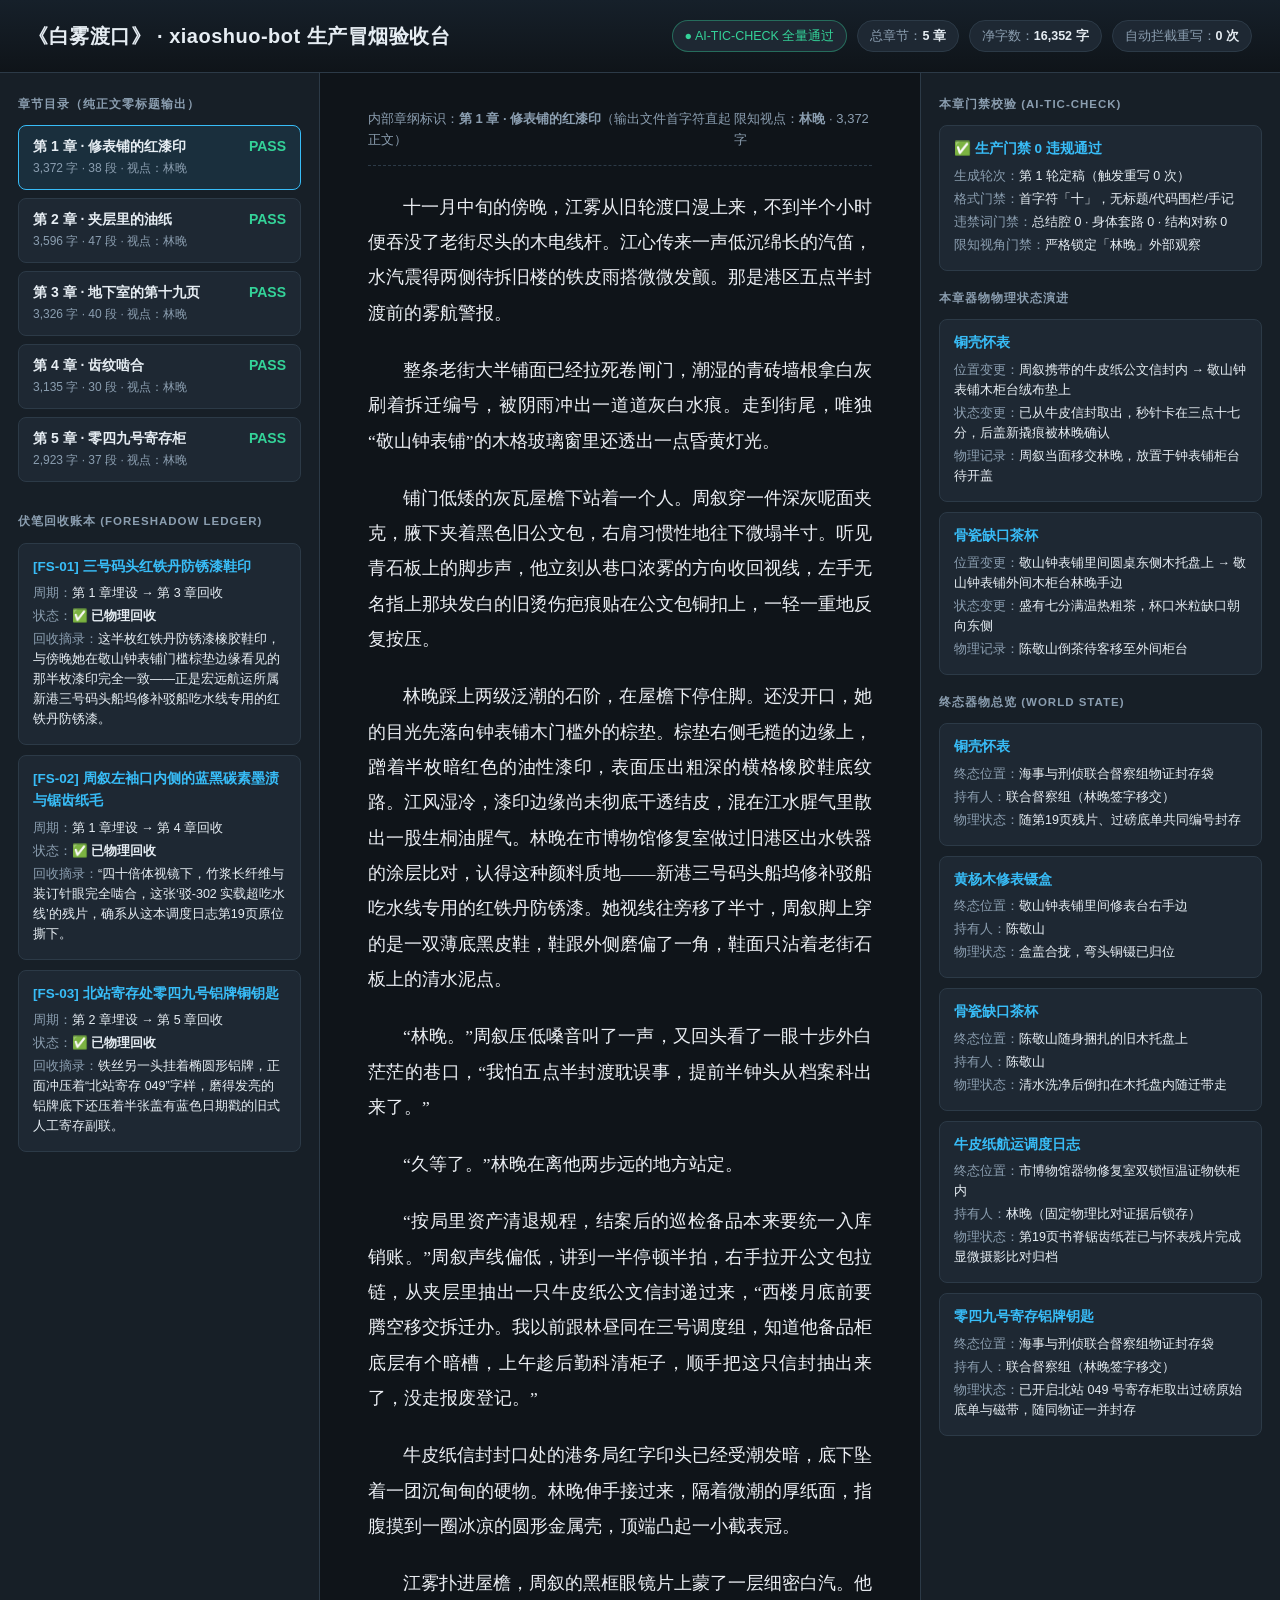
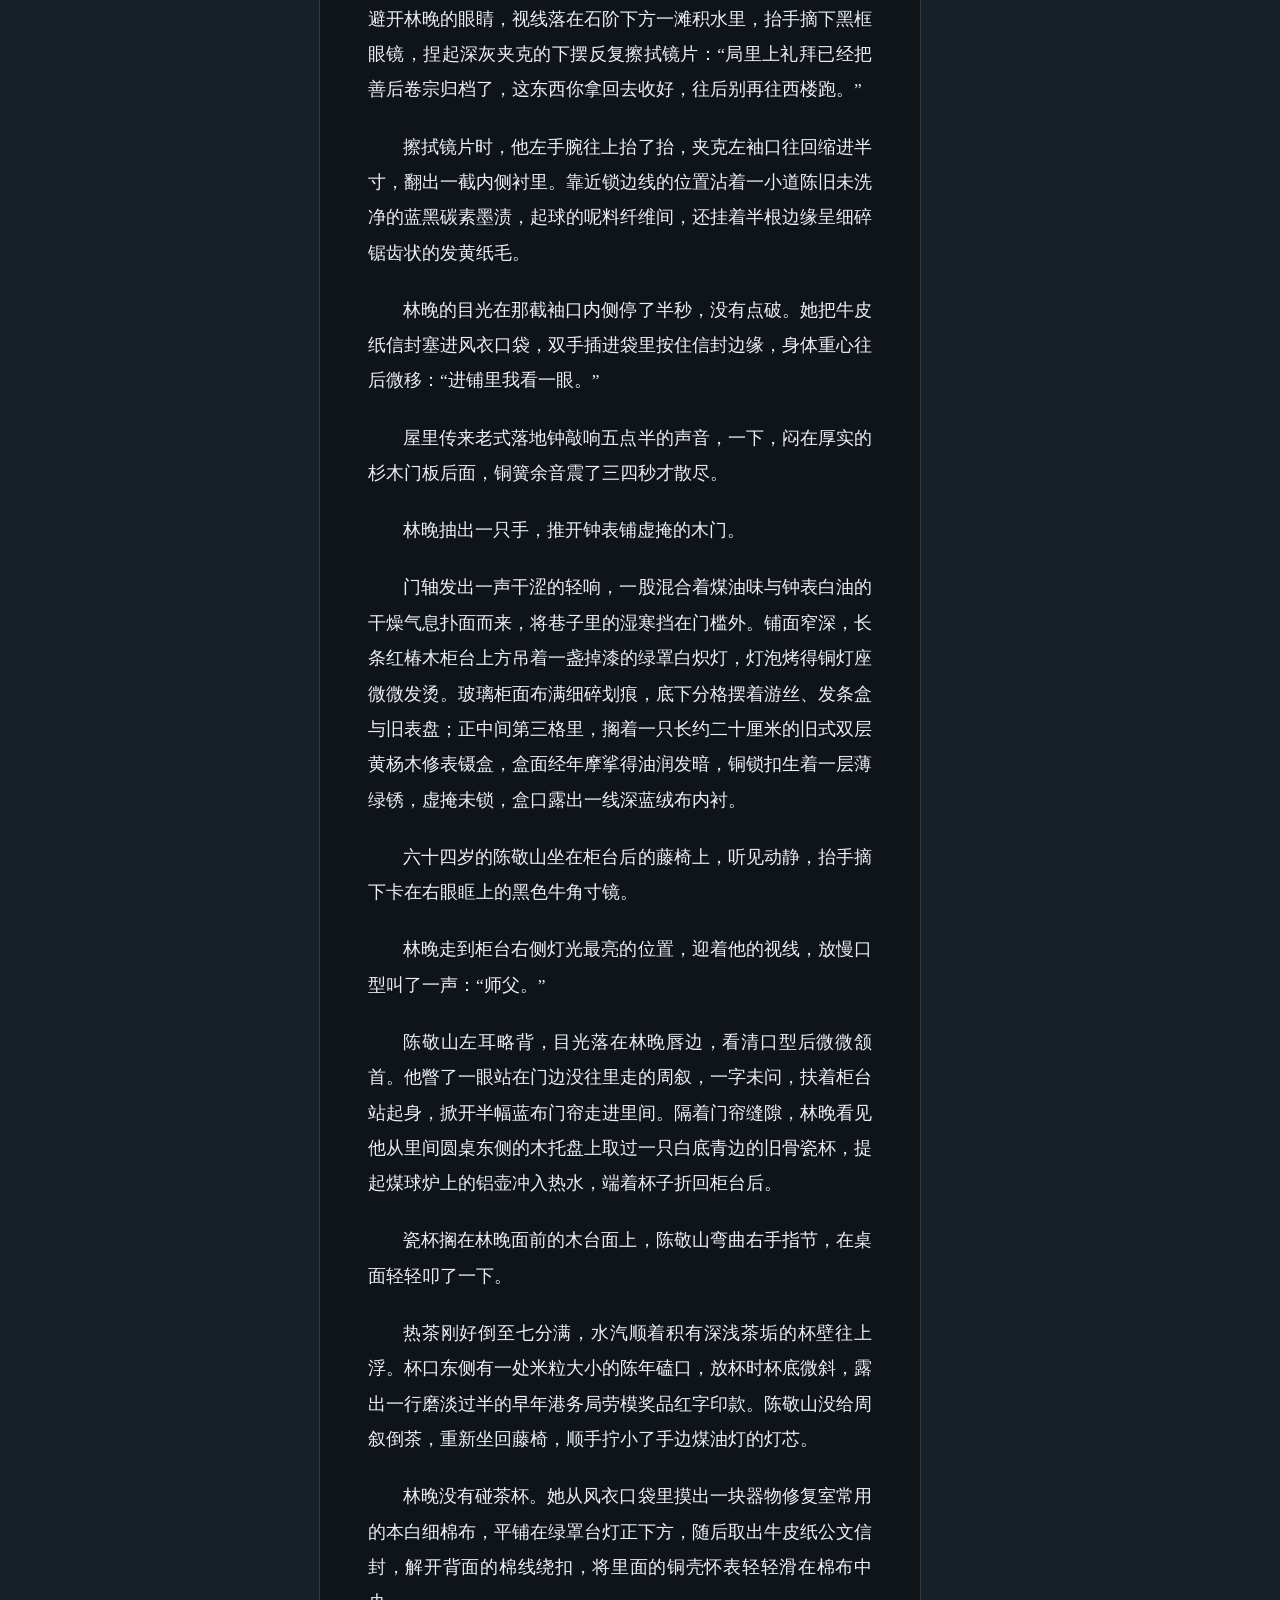
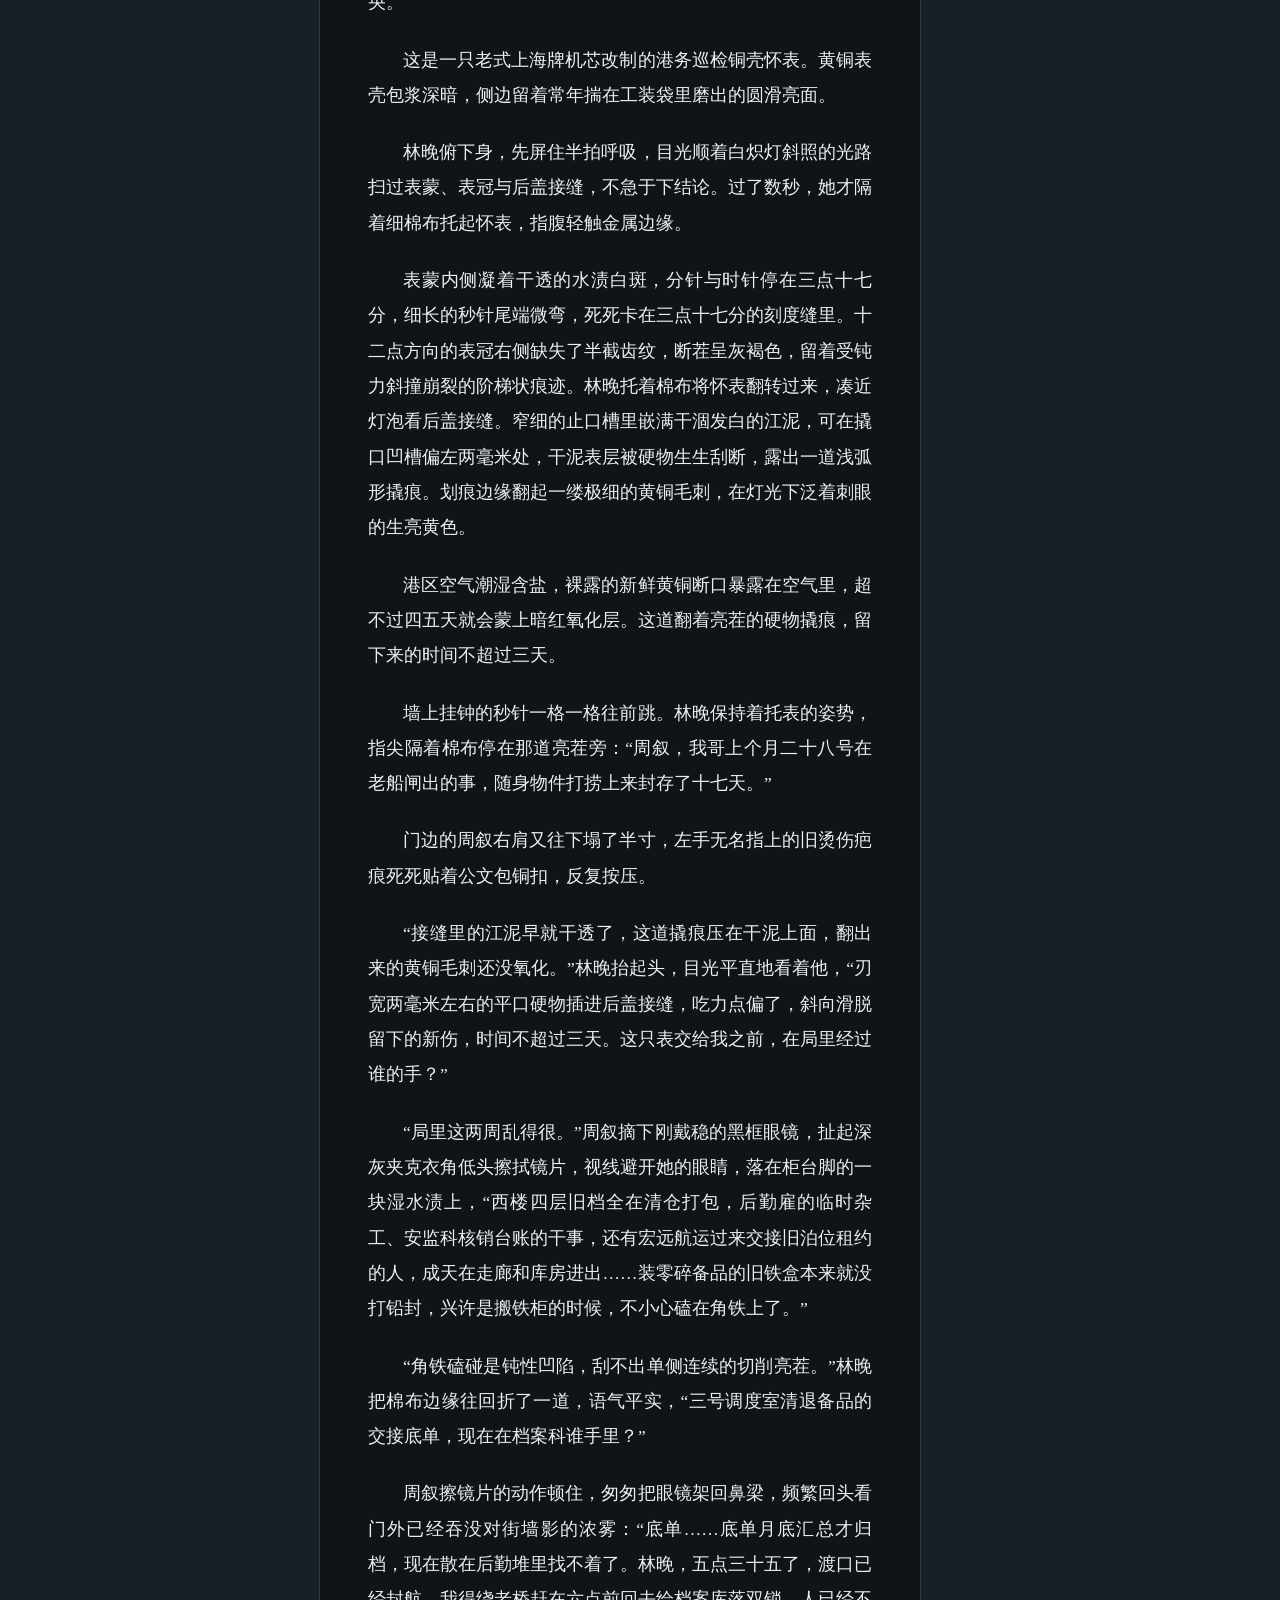
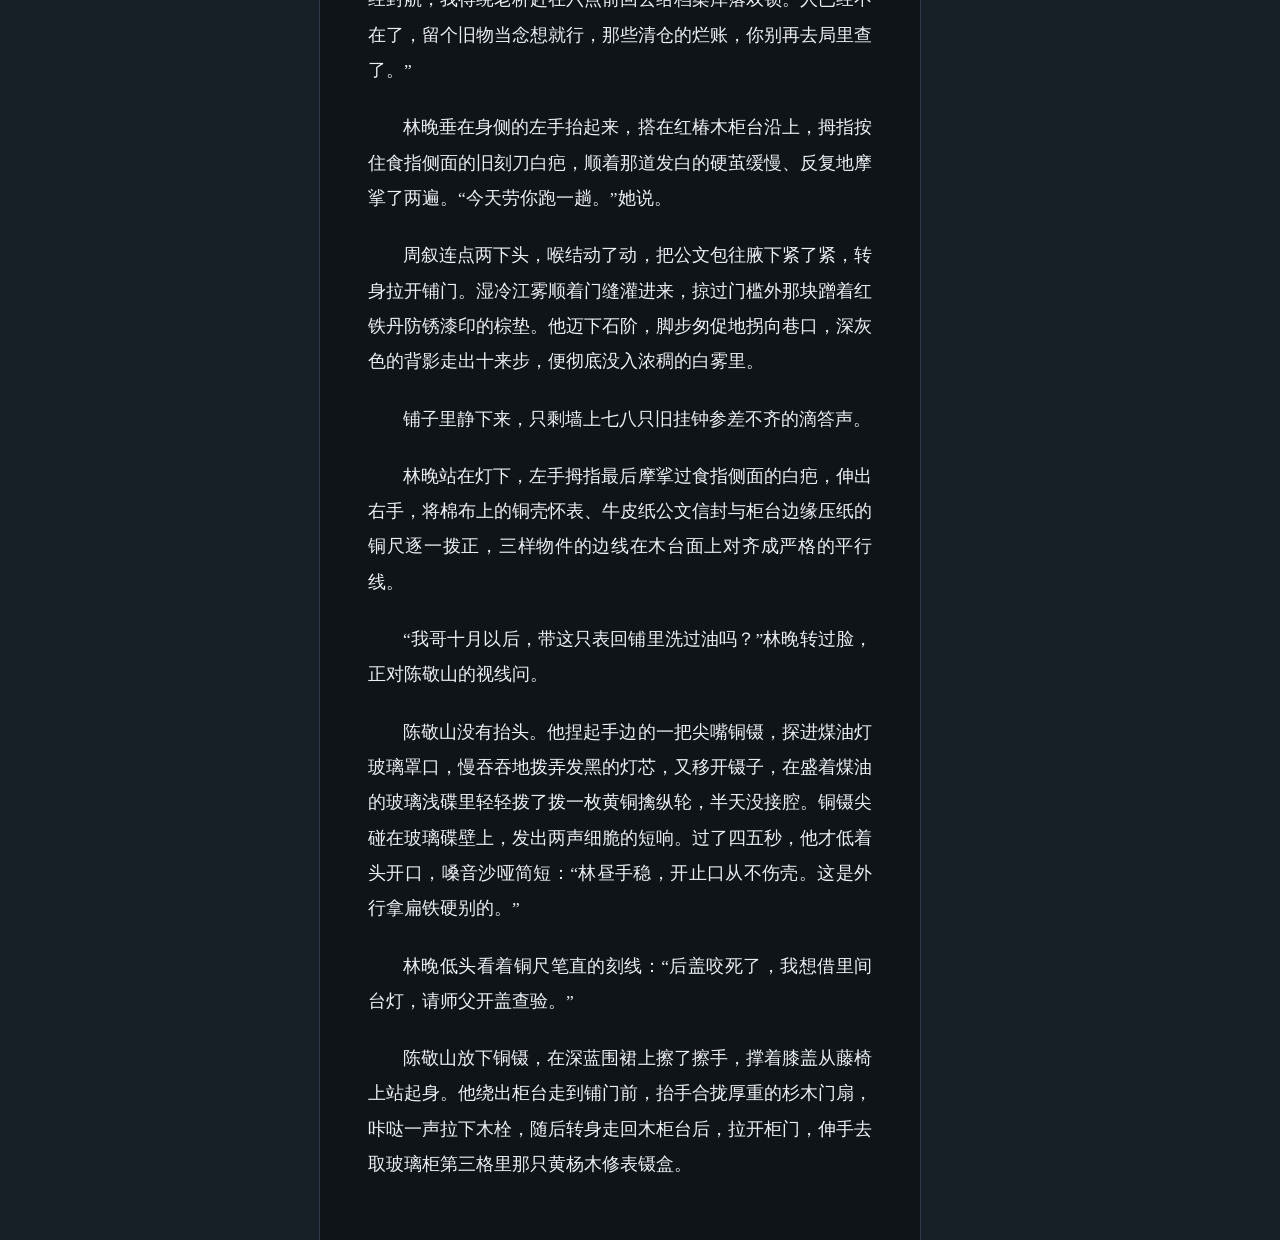
<file: projects/baiwu_dukou/output/smoke_test_dashboard.html>
<!DOCTYPE html>
<html lang="zh-CN">
<head>
<meta charset="UTF-8" />
<meta name="viewport" content="width=device-width, initial-scale=1.0" />
<title>《白雾渡口》 · xiaoshuo-bot 冒烟验收与正文阅读台</title>
<style>
  :root {
    --bg: #0f1419;
    --panel: #171f27;
    --panel-alt: #1e2833;
    --border: #2c3a47;
    --text: #e6edf3;
    --muted: #8b9eb0;
    --accent: #38bdf8;
    --ok: #34d399;
    --warn: #fbbf24;
    --serif: "Noto Serif CJK SC", "Songti SC", "STSong", Georgia, serif;
    --sans: -apple-system, BlinkMacSystemFont, "PingFang SC", "Microsoft YaHei", sans-serif;
  }
  * { box-sizing: border-box; }
  body {
    margin: 0; background: var(--bg); color: var(--text);
    font-family: var(--sans); line-height: 1.6;
  }
  header {
    padding: 20px 28px; border-bottom: 1px solid var(--border);
    background: linear-gradient(180deg, #16202a 0%, #0f1419 100%);
    display: flex; flex-wrap: wrap; justify-content: space-between; align-items: center; gap: 16px;
  }
  header h1 { margin: 0; font-size: 20px; letter-spacing: 0.5px; }
  .badges { display: flex; gap: 10px; flex-wrap: wrap; }
  .badge {
    padding: 5px 12px; border-radius: 999px; font-size: 12.5px;
    background: var(--panel-alt); border: 1px solid var(--border); color: var(--muted);
  }
  .badge strong { color: var(--text); }
  .badge.ok { border-color: rgba(52, 211, 153, 0.4); color: var(--ok); }
  .layout {
    display: grid; grid-template-columns: 320px 1fr 360px; min-height: calc(100vh - 76px);
  }
  @media (max-width: 1180px) {
    .layout { grid-template-columns: 1fr; }
  }
  .sidebar, .inspector {
    background: var(--panel); padding: 18px; overflow-y: auto;
  }
  .sidebar { border-right: 1px solid var(--border); }
  .inspector { border-left: 1px solid var(--border); }
  .section-label {
    font-size: 11.5px; text-transform: uppercase; letter-spacing: 1px;
    color: var(--muted); margin: 4px 0 12px; font-weight: 600;
  }
  .ch-btn {
    width: 100%; text-align: left; background: var(--panel-alt); color: var(--text);
    border: 1px solid var(--border); border-radius: 8px; padding: 12px 14px;
    margin-bottom: 8px; cursor: pointer; transition: all 0.15s;
  }
  .ch-btn:hover { border-color: var(--accent); }
  .ch-btn.active { border-color: var(--accent); background: rgba(56, 189, 248, 0.1); }
  .ch-btn .ch-top { display: flex; justify-content: space-between; font-weight: 600; font-size: 14px; }
  .ch-btn .ch-sub { font-size: 12px; color: var(--muted); margin-top: 4px; }
  .reader {
    padding: 36px 48px; max-width: 820px; margin: 0 auto; width: 100%;
  }
  .reader-meta {
    display: flex; justify-content: space-between; align-items: center;
    padding-bottom: 14px; margin-bottom: 24px; border-bottom: 1px dashed var(--border);
    font-size: 13px; color: var(--muted);
  }
  .prose {
    font-family: var(--serif); font-size: 17.5px; line-height: 2.02; color: #eceff4;
  }
  .prose p { margin: 0 0 1.25em 0; text-indent: 2em; text-align: justify; }
  .card {
    background: var(--panel-alt); border: 1px solid var(--border);
    border-radius: 8px; padding: 12px 14px; margin-bottom: 10px; font-size: 13px;
  }
  .card h4 { margin: 0 0 6px 0; font-size: 13.5px; color: var(--accent); }
  .kv { color: var(--muted); margin: 3px 0; font-size: 12.5px; }
  .kv span { color: var(--text); }
  .pill-ok { color: var(--ok); font-weight: 600; }
</style>
</head>
<body>
<header>
  <div>
    <h1>《白雾渡口》 · xiaoshuo-bot 生产冒烟验收台</h1>
  </div>
  <div class="badges" id="top-badges"></div>
</header>
<div class="layout">
  <aside class="sidebar">
    <div class="section-label">章节目录（纯正文零标题输出）</div>
    <div id="ch-list"></div>
    <div class="section-label" style="margin-top:22px;">伏笔回收账本 (Foreshadow Ledger)</div>
    <div id="fs-list"></div>
  </aside>
  <main class="reader">
    <div class="reader-meta" id="reader-meta"></div>
    <article class="prose" id="prose-body"></article>
  </main>
  <aside class="inspector">
    <div class="section-label">本章门禁校验 (AI-TIC-CHECK)</div>
    <div id="gate-card"></div>
    <div class="section-label" style="margin-top:18px;">本章器物物理状态演进</div>
    <div id="asset-updates"></div>
    <div class="section-label" style="margin-top:18px;">终态器物总览 (World State)</div>
    <div id="all-assets"></div>
  </aside>
</div>
<script>
const DATA = {"project": {"project_id": "baiwu_dukou", "title": "白雾渡口", "genre": "现代冷峻现实悬疑", "synopsis": "霜降前后的江城旧港区，市博物馆器物修复师林晚收到亡兄林昼遗落的一只停在三点十七分的铜壳怀表。 随着钟表铺拆迁、港务局地下档案室断电潜入与第十九页调度日志残片的齿纹比对， 三年前三号码头驳船倾覆事故背后被抹平的超载底单，最终在北站零四九号旧寄存柜里重见天日。\n", "default_pov_character": "lin_wan", "max_rewrite_retries": 3}, "total_chars": 16352, "chapter_count": 5, "incidents": [], "final_world_state": {"completed_chapters": [1, 2, 3, 4, 5], "previous_chapter_tail": "窗外传来一声洪亮悠长的轮渡汽笛，震得检查站窗玻璃轻轻一颤。\n林晚拔下笔帽，在证物移交回执单上签下名字，随后合上笔帽，抬起头望向窗外，晨风已将江面残余的白雾彻底吹散，首班渡船宽阔的船头正推开灰白江水，稳稳靠上栈桥跳板。", "assets": {"pocket_watch": {"id": "pocket_watch", "name": "铜壳怀表", "location": "海事与刑侦联合督察组物证封存袋", "holder": "联合督察组（林晚签字移交）", "condition": "随第19页残片、过磅底单共同编号封存", "physical_details": "老式上海牌改制港务巡检铜壳怀表，表盖内侧刻有编号‘港务98-07’", "last_updated_chapter": 5, "history": ["初始建档", "[第1章] 周叙当面移交林晚，放置于钟表铺柜台待开盖", "[第2章] 陈敬山开盖取出油纸残片，林晚贴身收存以备比对", "[第4章] 查明表内暗刻线索", "[第5章] 作为关键物证正式移交签收"]}, "tweezer_box": {"id": "tweezer_box", "name": "黄杨木修表镊盒", "location": "敬山钟表铺里间修表台右手边", "holder": "陈敬山", "condition": "盒盖合拢，弯头铜镊已归位", "physical_details": "长约二十厘米的旧式双层木盒，底层衬板比常规修表盒厚出半指，留有极细的指甲状推槽", "last_updated_chapter": 2, "history": ["初始建档", "[第2章] 从外间玻璃柜移至里间修表台"]}, "chipped_cup": {"id": "chipped_cup", "name": "骨瓷缺口茶杯", "location": "陈敬山随身捆扎的旧木托盘上", "holder": "陈敬山", "condition": "清水洗净后倒扣在木托盘内随迁带走", "physical_details": "早年港务局劳模奖品瓷杯，杯底印红字已磨淡过半", "last_updated_chapter": 5, "history": ["初始建档", "[第1章] 陈敬山倒茶待客移至外间柜台", "[第5章] 钟表铺腾退，陈敬山洗净收走"]}, "dispatch_log": {"id": "dispatch_log", "name": "牛皮纸航运调度日志", "location": "市博物馆器物修复室双锁恒温证物铁柜内", "holder": "林晚（固定物理比对证据后锁存）", "condition": "第19页书脊锯齿纸茬已与怀表残片完成显微摄影比对归档", "physical_details": "三年前十一月夜班驳船进出港手写联单合订本，蓝黑碳素墨水书写", "last_updated_chapter": 4, "history": ["初始建档", "[第3章] 林晚自地下档案室借出并做防潮封存", "[第4章] 完成齿纹啮合拍照取证后锁入修复室铁柜"]}, "locker_key": {"id": "locker_key", "name": "零四九号寄存铝牌钥匙", "location": "海事与刑侦联合督察组物证封存袋", "holder": "联合督察组（林晚签字移交）", "condition": "已开启北站 049 号寄存柜取出过磅原始底单与磁带，随同物证一并封存", "physical_details": "老式火车站人工行李房机械挂锁专用钥匙", "last_updated_chapter": 5, "history": ["初始建档", "[第5章] 成功物理回收 049 号寄存柜核心铁证后移交督察组"]}}, "foreshadows": {"FS-01": {"id": "FS-01", "title": "三号码头红铁丹防锈漆鞋印", "plant_chapter": 1, "due_chapter": 3, "plant_instruction": "林晚进出敬山钟表铺门槛时，注意到门垫边缘蹭着半枚暗红色油性漆印，气味带桐油腥气， 是新港三号码头船坞修补驳船吃水线专用的红铁丹防锈漆（暗示有人刚从三号码头过来提前翻找过钟表铺）。\n", "payoff_instruction": "第3章旧港务局地下档案室断电后，林晚在高处透气窗下方的水泥台面与积水边再次发现未干透的红铁丹防锈漆橡胶鞋印， 与第1章钟表铺门口的漆印完全吻合，物理锁定潜入抢夺档案的人来自宏远航运控制的三号码头船坞。\n", "plant_keywords": ["红铁丹", "防锈漆"], "payoff_keywords": ["红铁丹", "防锈漆", "三号码头"], "status": "resolved", "planted_evidence": "林晚在市博物馆修复室做过旧港区出水铁器的涂层比对，认得这种颜料质地——新港三号码头船坞修补驳船吃水线专用的红铁丹防锈漆。", "payoff_evidence": "这半枚红铁丹防锈漆橡胶鞋印，与傍晚她在敬山钟表铺门槛棕垫边缘看见的那半枚漆印完全一致——正是宏远航运所属新港三号码头船坞修补驳船吃水线专用的红铁丹防锈漆。"}, "FS-02": {"id": "FS-02", "title": "周叙左袖口内侧的蓝黑碳素墨渍与锯齿纸毛", "plant_chapter": 1, "due_chapter": 4, "plant_instruction": "第1章周叙在钟表铺递交怀表信封、抬手擦眼镜时，林晚看见他深灰夹克左袖口内侧沾着一小道陈旧未洗净的蓝黑墨渍， 呢料纤维间还挂着半根发黄的纸毛（当时林晚未点破，仅作器物修复师的视觉留痕）。\n", "payoff_instruction": "第4章在修复室体视显微镜下，林晚将怀表夹层油纸包着的半张残页与调度日志第19页书脊锯齿状纸茬严丝合缝拼合， 并指出残页边缘蹭掉的蓝黑碳素墨水与周叙袖口及无名指旧痕的对应关系，迫使周叙承认三年前事故当夜是他亲手撕下第19页原件塞入林昼怀表以防被统一销毁。\n", "plant_keywords": ["蓝黑", "袖口"], "payoff_keywords": ["第19页", "十九页", "锯齿", "蓝黑"], "status": "resolved", "planted_evidence": "靠近锁边线的位置沾着一小道陈旧未洗净的蓝黑碳素墨渍，起球的呢料纤维间，还挂着半根边缘呈细碎锯齿状的发黄纸毛。", "payoff_evidence": "“四十倍体视镜下，竹浆长纤维与装订针眼完全啮合，这张‘驳-302 实载超吃水线’的残片，确系从这本调度日志第19页原位撕下。"}, "FS-03": {"id": "FS-03", "title": "北站寄存处零四九号铝牌铜钥匙", "plant_chapter": 2, "due_chapter": 5, "plant_instruction": "第2章陈敬山拉开修表台最底层抽屉取煤油洗油碟时，林晚瞥见抽屉深处铁盒旁躺着一枚挂有‘049’字样椭圆铝牌的扁平铜钥匙， 陈敬山迅速推上抽屉未作解释。\n", "payoff_instruction": "第5章拆迁封街清晨，陈敬山将装入黄杨木镊盒底格的‘北站寄存 049’铝牌铜钥匙交给林晚； 林晚前往北站老行李房打开零四九号铁皮柜，取出林昼生前寄存的过磅原始复写底单与微型录音磁带，完成证据链闭环。\n", "plant_keywords": ["049", "铝牌"], "payoff_keywords": ["049", "寄存", "铝牌", "过磅"], "status": "resolved", "planted_evidence": "钥匙穿在一圈拧紧的细铁丝上，底下挂着一枚椭圆形铝牌，正面冲压着“北站寄存 049”字样，铝牌四周的边角已被常年摩挲得发亮。", "payoff_evidence": "铁丝另一头挂着椭圆形铝牌，正面冲压着“北站寄存 049”字样，磨得发亮的铝牌底下还压着半张盖有蓝色日期戳的旧式人工寄存副联。"}}}, "chapters": [{"chapter": 1, "scene_id": "ch01_clock_shop_dusk", "internal_title": "修表铺的红漆印", "pov": "林晚", "chars": 3372, "paragraphs": 38, "attempts": 1, "rewrites": 0, "body": "十一月中旬的傍晚，江雾从旧轮渡口漫上来，不到半个小时便吞没了老街尽头的木电线杆。江心传来一声低沉绵长的汽笛，水汽震得两侧待拆旧楼的铁皮雨搭微微发颤。那是港区五点半封渡前的雾航警报。\n\n整条老街大半铺面已经拉死卷闸门，潮湿的青砖墙根拿白灰刷着拆迁编号，被阴雨冲出一道道灰白水痕。走到街尾，唯独“敬山钟表铺”的木格玻璃窗里还透出一点昏黄灯光。\n\n铺门低矮的灰瓦屋檐下站着一个人。周叙穿一件深灰呢面夹克，腋下夹着黑色旧公文包，右肩习惯性地往下微塌半寸。听见青石板上的脚步声，他立刻从巷口浓雾的方向收回视线，左手无名指上那块发白的旧烫伤疤痕贴在公文包铜扣上，一轻一重地反复按压。\n\n林晚踩上两级泛潮的石阶，在屋檐下停住脚。还没开口，她的目光先落向钟表铺木门槛外的棕垫。棕垫右侧毛糙的边缘上，蹭着半枚暗红色的油性漆印，表面压出粗深的横格橡胶鞋底纹路。江风湿冷，漆印边缘尚未彻底干透结皮，混在江水腥气里散出一股生桐油腥气。林晚在市博物馆修复室做过旧港区出水铁器的涂层比对，认得这种颜料质地——新港三号码头船坞修补驳船吃水线专用的红铁丹防锈漆。她视线往旁移了半寸，周叙脚上穿的是一双薄底黑皮鞋，鞋跟外侧磨偏了一角，鞋面只沾着老街石板上的清水泥点。\n\n“林晚。”周叙压低嗓音叫了一声，又回头看了一眼十步外白茫茫的巷口，“我怕五点半封渡耽误事，提前半钟头从档案科出来了。”\n\n“久等了。”林晚在离他两步远的地方站定。\n\n“按局里资产清退规程，结案后的巡检备品本来要统一入库销账。”周叙声线偏低，讲到一半停顿半拍，右手拉开公文包拉链，从夹层里抽出一只牛皮纸公文信封递过来，“西楼月底前要腾空移交拆迁办。我以前跟林昼同在三号调度组，知道他备品柜底层有个暗槽，上午趁后勤科清柜子，顺手把这只信封抽出来了，没走报废登记。”\n\n牛皮纸信封封口处的港务局红字印头已经受潮发暗，底下坠着一团沉甸甸的硬物。林晚伸手接过来，隔着微潮的厚纸面，指腹摸到一圈冰凉的圆形金属壳，顶端凸起一小截表冠。\n\n江雾扑进屋檐，周叙的黑框眼镜片上蒙了一层细密白汽。他避开林晚的眼睛，视线落在石阶下方一滩积水里，抬手摘下黑框眼镜，捏起深灰夹克的下摆反复擦拭镜片：“局里上礼拜已经把善后卷宗归档了，这东西你拿回去收好，往后别再往西楼跑。”\n\n擦拭镜片时，他左手腕往上抬了抬，夹克左袖口往回缩进半寸，翻出一截内侧衬里。靠近锁边线的位置沾着一小道陈旧未洗净的蓝黑碳素墨渍，起球的呢料纤维间，还挂着半根边缘呈细碎锯齿状的发黄纸毛。\n\n林晚的目光在那截袖口内侧停了半秒，没有点破。她把牛皮纸信封塞进风衣口袋，双手插进袋里按住信封边缘，身体重心往后微移：“进铺里我看一眼。”\n\n屋里传来老式落地钟敲响五点半的声音，一下，闷在厚实的杉木门板后面，铜簧余音震了三四秒才散尽。\n\n林晚抽出一只手，推开钟表铺虚掩的木门。\n\n门轴发出一声干涩的轻响，一股混合着煤油味与钟表白油的干燥气息扑面而来，将巷子里的湿寒挡在门槛外。铺面窄深，长条红椿木柜台上方吊着一盏掉漆的绿罩白炽灯，灯泡烤得铜灯座微微发烫。玻璃柜面布满细碎划痕，底下分格摆着游丝、发条盒与旧表盘；正中间第三格里，搁着一只长约二十厘米的旧式双层黄杨木修表镊盒，盒面经年摩挲得油润发暗，铜锁扣生着一层薄绿锈，虚掩未锁，盒口露出一线深蓝绒布内衬。\n\n六十四岁的陈敬山坐在柜台后的藤椅上，听见动静，抬手摘下卡在右眼眶上的黑色牛角寸镜。\n\n林晚走到柜台右侧灯光最亮的位置，迎着他的视线，放慢口型叫了一声：“师父。”\n\n陈敬山左耳略背，目光落在林晚唇边，看清口型后微微颔首。他瞥了一眼站在门边没往里走的周叙，一字未问，扶着柜台站起身，掀开半幅蓝布门帘走进里间。隔着门帘缝隙，林晚看见他从里间圆桌东侧的木托盘上取过一只白底青边的旧骨瓷杯，提起煤球炉上的铝壶冲入热水，端着杯子折回柜台后。\n\n瓷杯搁在林晚面前的木台面上，陈敬山弯曲右手指节，在桌面轻轻叩了一下。\n\n热茶刚好倒至七分满，水汽顺着积有深浅茶垢的杯壁往上浮。杯口东侧有一处米粒大小的陈年磕口，放杯时杯底微斜，露出一行磨淡过半的早年港务局劳模奖品红字印款。陈敬山没给周叙倒茶，重新坐回藤椅，顺手拧小了手边煤油灯的灯芯。\n\n林晚没有碰茶杯。她从风衣口袋里摸出一块器物修复室常用的本白细棉布，平铺在绿罩台灯正下方，随后取出牛皮纸公文信封，解开背面的棉线绕扣，将里面的铜壳怀表轻轻滑在棉布中央。\n\n这是一只老式上海牌机芯改制的港务巡检铜壳怀表。黄铜表壳包浆深暗，侧边留着常年揣在工装袋里磨出的圆滑亮面。\n\n林晚俯下身，先屏住半拍呼吸，目光顺着白炽灯斜照的光路扫过表蒙、表冠与后盖接缝，不急于下结论。过了数秒，她才隔着细棉布托起怀表，指腹轻触金属边缘。\n\n表蒙内侧凝着干透的水渍白斑，分针与时针停在三点十七分，细长的秒针尾端微弯，死死卡在三点十七分的刻度缝里。十二点方向的表冠右侧缺失了半截齿纹，断茬呈灰褐色，留着受钝力斜撞崩裂的阶梯状痕迹。林晚托着棉布将怀表翻转过来，凑近灯泡看后盖接缝。窄细的止口槽里嵌满干涸发白的江泥，可在撬口凹槽偏左两毫米处，干泥表层被硬物生生刮断，露出一道浅弧形撬痕。划痕边缘翻起一缕极细的黄铜毛刺，在灯光下泛着刺眼的生亮黄色。\n\n港区空气潮湿含盐，裸露的新鲜黄铜断口暴露在空气里，超不过四五天就会蒙上暗红氧化层。这道翻着亮茬的硬物撬痕，留下来的时间不超过三天。\n\n墙上挂钟的秒针一格一格往前跳。林晚保持着托表的姿势，指尖隔着棉布停在那道亮茬旁：“周叙，我哥上个月二十八号在老船闸出的事，随身物件打捞上来封存了十七天。”\n\n门边的周叙右肩又往下塌了半寸，左手无名指上的旧烫伤疤痕死死贴着公文包铜扣，反复按压。\n\n“接缝里的江泥早就干透了，这道撬痕压在干泥上面，翻出来的黄铜毛刺还没氧化。”林晚抬起头，目光平直地看着他，“刃宽两毫米左右的平口硬物插进后盖接缝，吃力点偏了，斜向滑脱留下的新伤，时间不超过三天。这只表交给我之前，在局里经过谁的手？”\n\n“局里这两周乱得很。”周叙摘下刚戴稳的黑框眼镜，扯起深灰夹克衣角低头擦拭镜片，视线避开她的眼睛，落在柜台脚的一块湿水渍上，“西楼四层旧档全在清仓打包，后勤雇的临时杂工、安监科核销台账的干事，还有宏远航运过来交接旧泊位租约的人，成天在走廊和库房进出……装零碎备品的旧铁盒本来就没打铅封，兴许是搬铁柜的时候，不小心磕在角铁上了。”\n\n“角铁磕碰是钝性凹陷，刮不出单侧连续的切削亮茬。”林晚把棉布边缘往回折了一道，语气平实，“三号调度室清退备品的交接底单，现在在档案科谁手里？”\n\n周叙擦镜片的动作顿住，匆匆把眼镜架回鼻梁，频繁回头看门外已经吞没对街墙影的浓雾：“底单……底单月底汇总才归档，现在散在后勤堆里找不着了。林晚，五点三十五了，渡口已经封航，我得绕老桥赶在六点前回去给档案库落双锁。人已经不在了，留个旧物当念想就行，那些清仓的烂账，你别再去局里查了。”\n\n林晚垂在身侧的左手抬起来，搭在红椿木柜台沿上，拇指按住食指侧面的旧刻刀白疤，顺着那道发白的硬茧缓慢、反复地摩挲了两遍。“今天劳你跑一趟。”她说。\n\n周叙连点两下头，喉结动了动，把公文包往腋下紧了紧，转身拉开铺门。湿冷江雾顺着门缝灌进来，掠过门槛外那块蹭着红铁丹防锈漆印的棕垫。他迈下石阶，脚步匆促地拐向巷口，深灰色的背影走出十来步，便彻底没入浓稠的白雾里。\n\n铺子里静下来，只剩墙上七八只旧挂钟参差不齐的滴答声。\n\n林晚站在灯下，左手拇指最后摩挲过食指侧面的白疤，伸出右手，将棉布上的铜壳怀表、牛皮纸公文信封与柜台边缘压纸的铜尺逐一拨正，三样物件的边线在木台面上对齐成严格的平行线。\n\n“我哥十月以后，带这只表回铺里洗过油吗？”林晚转过脸，正对陈敬山的视线问。\n\n陈敬山没有抬头。他捏起手边的一把尖嘴铜镊，探进煤油灯玻璃罩口，慢吞吞地拨弄发黑的灯芯，又移开镊子，在盛着煤油的玻璃浅碟里轻轻拨了拨一枚黄铜擒纵轮，半天没接腔。铜镊尖碰在玻璃碟壁上，发出两声细脆的短响。过了四五秒，他才低着头开口，嗓音沙哑简短：“林昼手稳，开止口从不伤壳。这是外行拿扁铁硬别的。”\n\n林晚低头看着铜尺笔直的刻线：“后盖咬死了，我想借里间台灯，请师父开盖查验。”\n\n陈敬山放下铜镊，在深蓝围裙上擦了擦手，撑着膝盖从藤椅上站起身。他绕出柜台走到铺门前，抬手合拢厚重的杉木门扇，咔哒一声拉下木栓，随后转身走回木柜台后，拉开柜门，伸手去取玻璃柜第三格里那只黄杨木修表镊盒。", "transitions": {"chapter": 1, "asset_updates": [{"asset_id": "pocket_watch", "name": "铜壳怀表", "before": {"location": "周叙携带的牛皮纸公文信封内", "holder": "周叙（待当面移交林晚）", "condition": "秒针卡死在三点十七分，表冠右侧缺失半截齿纹，后盖接缝嵌有干涸江泥与一道新鲜硬物撬痕"}, "after": {"location": "敬山钟表铺木柜台绒布垫上", "holder": "林晚", "condition": "已从牛皮信封取出，秒针卡在三点十七分，后盖新撬痕被林晚确认"}, "note": "周叙当面移交林晚，放置于钟表铺柜台待开盖"}, {"asset_id": "chipped_cup", "name": "骨瓷缺口茶杯", "before": {"location": "敬山钟表铺里间圆桌东侧木托盘上", "holder": "陈敬山", "condition": "白底青边旧骨瓷杯，杯口东侧有一处米粒大小的陈年磕口，内壁积有深浅不一的茶垢"}, "after": {"location": "敬山钟表铺外间木柜台林晚手边", "holder": "陈敬山（盛茶递予林晚）", "condition": "盛有七分满温热粗茶，杯口米粒缺口朝向东侧"}, "note": "陈敬山倒茶待客移至外间柜台"}], "foreshadow_updates": [{"id": "FS-01", "transition": "pending -> planted", "evidence": "林晚在市博物馆修复室做过旧港区出水铁器的涂层比对，认得这种颜料质地——新港三号码头船坞修补驳船吃水线专用的红铁丹防锈漆。"}, {"id": "FS-02", "transition": "pending -> planted", "evidence": "靠近锁边线的位置沾着一小道陈旧未洗净的蓝黑碳素墨渍，起球的呢料纤维间，还挂着半根边缘呈细碎锯齿状的发黄纸毛。"}]}}, {"chapter": 2, "scene_id": "ch02_watch_interlayer", "internal_title": "夹层里的油纸", "pov": "林晚", "chars": 3596, "paragraphs": 47, "attempts": 1, "rewrites": 0, "body": "外间木柜台的绒布垫上，那只铜壳怀表被陈敬山连垫子一并端进里间。柜台东侧，白底青边的旧骨瓷杯还停在林晚刚才站立的手边，七分满的粗茶余温尚存，杯口那处米粒大小的陈年磕口正朝向东面。\n\n夜雾在六点过后凝成细雨，淅淅沥沥地敲在里间高处的气窗玻璃上。外间墙上的老挂钟敲响六点半，沉闷的簧音穿过半幅蓝布门帘。\n\n里间修表台紧靠北墙，一盏鹅颈铜杆台灯压得很低，六十瓦白炽灯泡把墨绿色胶垫照得发亮。陈敬山将那只从外间第三格取出的黄杨木修表镊盒搁在灯下，手指拨开生着薄绿锈的铜锁扣，掀开盒盖。深蓝绒布内衬的凹槽里整齐卡着五把长短不一的铜镊与钢镊。他捏起最右侧一把弯头铜镊时，林晚的目光扫过敞开的木盒下半截——这只长约二十厘米的旧式双层木盒，外帮高度足有三指，内里绒布托槽却很浅，底层衬板比常规修表盒厚出整整半指，右侧内壁接缝处留着一道极细的指甲状推槽。\n\n林晚没有多问，视线移回绒布垫上的铜壳怀表。\n\n“泥咬进止口丝扣了，干拧会崩牙。”陈敬山重新戴上黑色牛角寸镜，俯身弯腰，伸手拉开修表台最底层的木抽屉，去取里面的煤油洗油碟。\n\n抽屉滑开大半，台灯斜切的光线照进最深处的暗格。一只生锈的扁铁盒旁边，静静躺着一枚扁平的黄铜单齿旧钥匙。钥匙穿在一圈拧紧的细铁丝上，底下挂着一枚椭圆形铝牌，正面冲压着“北站寄存 049”字样，铝牌四周的边角已被常年摩挲得发亮。\n\n陈敬山端出盛着半碟清煤油的玻璃洗油碟，右手掌根顺势一抵，迅速将最底层抽屉推合归位，木帮撞在桌框上发出一声闷响，全程未作半句解释。\n\n林晚只当没看见那枚铝牌，站在修表台右侧半步外，看他清理表壳。\n\n硬毛小刷蘸上煤油，沿着怀表后盖接缝涂抹两圈。干涸发白的江泥吸饱油分，渐渐软化成灰褐色泥浆。陈敬山用削尖的竹签一点点挑净止口槽里的细沙，拿棉纸吸干余油，随后将铜壳怀表卡进台式三爪开表器的底座，拧紧两侧固定螺母。\n\n“老式上海牌改的港务巡检表，外圈是防撬止口，里头还有一道反牙旋盖。”陈敬山左手按稳底座，右手握住开表器横柄，逆着常规螺纹方向均匀发力。\n\n咔的一声细响，咬死的铜质后盖松动了半圈。他卸下表壳，用竹签旋下后盖与内层防尘圈，翻开内侧朝上搁在白棉布上。灯光下，表盖内侧清晰露出一行手工錾刻的阴文编号：港务98-07。\n\n“拿扁铁硬撬的那个人不懂反牙结构，力全泄在外唇上了。”陈敬山摘下防尘内盖，动作忽然停住，把台灯灯头又往下压低两寸。\n\n林晚俯下身，先屏住半拍呼吸，顺着灯影看机芯接缝与齿轮啮合面，没有急于伸手触碰。\n\n内圈的黑色橡胶密封垫压得很实，江水与泥沙没有渗进机芯腹地，夹板上的镀镍层依旧干净，发条盒也处于满弦紧绷状态。真正让整只表停摆的，是七点钟方向的铜质摆轮——细弱的摆轮轴下方，被人严丝合缝地塞进了一小卷泛黄的防潮油纸。油纸卷不过火柴梗粗细，刚好顶死摆轮游丝的摆幅，将表盘正面的秒针死死卡在三点十七分。\n\n陈敬山手腕悬空架在桌沿上，捏着那把弯头铜镊探入夹板间隙，避开细如发丝的游丝，极其平稳地将那卷防潮油纸从摆轮轴下抽了出来。\n\n失去阻挡的铜摆轮轻轻晃动半周，紧接着便恢复了规律的左右摆荡，擒纵叉发出清脆细密的滴答声。\n\n林晚从口袋里取出那块本白细棉布垫在玻璃板上，接过弯头铜镊，配合一根扁头竹签，隔着棉布边缘一点点挑开卷紧的防潮油纸。油纸折了四道，防潮蜡面完好，里面裹着半张被撕断的薄页纸条。\n\n纸条宽不足三指，印着淡绿色的横格暗纹，上面是用蓝黑碳素墨水手写的钢笔字。墨迹干结深透，笔锋短促有力，正是林昼生前的字迹。纸面仅残存半行记录——“驳-302 实载超吃水线”，右上角印着一个黑色的页码角标“19”。纸条左侧与下方的撕裂断口并不平整，纤维边缘呈一排细密均匀的锯齿状，像是压着带齿铁尺或沿着装订线仓促扯下来的残页。\n\n林晚指腹隔着棉布轻轻按平纸角，目光停在那串船号上：“驳-302。”\n\n陈敬山凑在寸镜后看了一眼，取下寸镜搁在修表台边，沙哑着嗓子吐出半句：“三年前十一月在黑石礁搁浅报废的旧驳船，当月就进船坞拆铁销号了。”\n\n三年前十一月。页码十九，蓝黑碳素墨水，带锯齿断口的原始调度记录残页。\n\n就在这时，外间紧闭的杉木铺门被人叩响了。\n\n笃、笃、笃。三下敲门声间隔均匀，不疾不徐，穿透门外的雨声传进里间。\n\n林晚立刻用防潮油纸重新包好那半张残页，陈敬山则抓起铜壳怀表，三两下旋回防尘内盖与“港务98-07”后盖。林晚用本白细棉布将怀表与夹层油纸一并裹紧，暂时塞进风衣右侧外袋，跟着陈敬山掀帘走出里间。\n\n陈敬山走到铺门前，拉起横栓，将门扇拉开一道尺把宽的缝隙。\n\n屋檐下的雨幕里撑着一把宽面黑伞。伞沿微抬，露出一张三十五六岁女人的脸，长发在脑后挽成一丝不苟的低髻，身上是一件剪裁合体的深藏青羊绒大衣，脚下皮靴干净得不见半点泥星。\n\n“请问是陈敬山老师傅的铺子吗？”女人语速均匀礼貌，目光越过陈敬山肩头，准确落在柜台前的林晚身上，“林晚女士也在，正好省得我明早再去市博物馆跑一趟。我是宏远航运集团法务部副总监，陆敏。”\n\n陈敬山没应声，侧身让开半步，沉着脸走回木柜台后。\n\n陆敏在门槛外收拢黑伞，轻轻甩去伞尖水珠，将湿伞稳稳靠在门框外侧的砖墙边，没让一滴雨水落进铺内。她迈进门槛，走到外间木柜台前，双手将腋下那只黑色皮质公文夹平放在桌沿正中，底边与柜台木棱严丝合缝。\n\n柜台东侧还搁着林晚那只七分满的骨瓷缺口茶杯。陈敬山从底下取出一只待客用的粗白瓷碗，提起暖水瓶倒了七分满热茶，推到陆敏面前的桌沿上，指节照例在台面轻叩一下。\n\n“谢谢老师傅。”陆敏微笑着颔首致意，双手却始终交叠在黑色皮质公文夹上方，分毫不碰桌上的热茶。她翻开公文夹，抽出一份装订齐整的打印文件，又取出一支黑杆金夹钢笔搁在纸面，“冒雨打扰，主要是受集团董事会委托，出于人道关怀，来跟林女士商谈一份遗属抚恤补充协议。”\n\n林晚站在离柜台两步远的位置，身体重心微向后移，双手插进风衣两侧口袋——右手按住裹着棉布的怀表，左手拇指搭在食指侧面的旧刻刀白疤上：“我哥编制在旧港务局，劳动关系和宏远航运无关。”\n\n“林昼先生生前负责三号调度室的夜班船闸排班，长期对接我们宏远的驳船队，集团上下对他的意外都很痛惜。”陆敏条理分明地将协议首页转向林晚一侧，“旧港区西楼与沿岸泊位已经整体并入宏远航运二期扩建用地。为了妥善结清历史遗留手续，集团愿意在局里抚恤之外再提供二十万元一次性补充抚恤金。”\n\n林晚低头扫了一眼纸面第四条加粗的附件说明，没有伸手去接：“条件是什么？”\n\n“算不上条件，只是常规的涉企备品清退。”陆敏语调温和，“早年港务局与船企混用过一批巡检器材和手写交接簿。林女士如果方便，把林昼先生遗留的全部旧港务巡检遗物，包括工作笔记、工牌以及改制巡检怀表统一交由我们登记回收，免得日后审计时出现账实不符的麻烦。”\n\n铺内墙上的挂钟滴答走着，外头雨点砸在铁皮雨搭上，连成一片密集的白噪音。\n\n林晚在风衣袋内用左手拇指反复摩挲食指侧面的硬疤，语气平直：“遗物就一件旧表壳，没留笔记。这份补充协议我不签。”\n\n陆敏脸上礼貌的笑意未减，修长的手指搭上纸面那支黑杆钢笔，拇指推着钢笔帽，顺时针缓慢旋转了半圈。金属笔帽摩擦笔杆，发出一声极轻的细响。\n\n“林女士是做文物修复的专业人士，应该清楚老物件留在手里并不能改变警方的结案定性。”陆敏声音平稳，“签字之后，款项明早十点前就能到账。”\n\n“既然陆总监提到结清历史遗留手续，有件事正好请教。”林晚抬眼看着她，“按涉事家属的档案查询规程，我要求调阅三年前十一月旧港务局的原始调度档案。”\n\n陆敏搭在钢笔上的指尖停顿了半秒，随后拇指再次发力，将钢笔帽又顺时针旋转了半圈，金色笔夹转到了最下方贴住纸面。\n\n“这恐怕不太凑巧。”陆敏把文件收回黑色皮质公文夹内，合拢皮面，语速依旧均匀得体，“根据港区资产移交备忘录，旧港务局西楼及地下室的过期纸质台账，今天下午五点已经正式移交给我们宏远物业托管。地下室常年返潮，那批超过三年保存期的旧调度簿霉烂严重，集团已经批了销毁单，明天早上七点整，宏远工程队的清运车就会进场，全部装车送造纸厂化浆销毁。”\n\n她双手拿起桌沿正中的黑色皮质公文夹，自始至终未碰陈敬山倒的那碗热茶，朝两人微微欠身：“雨夜路滑，西楼今晚已经停了大路照明，林女士早点休息，不必往那边白跑了。”\n\n陆敏转身走到铺门边，迈出木门槛，探手拿起墙根的黑伞。啪的一声轻响，宽大的黑伞在屋檐外撑开，她挺直脊背迈下湿滑的石阶，很快转身步入漆黑的夜雨里。\n\n冷风夹着雨丝扑进门缝。林晚从风衣右侧外袋取出那团本白细棉布，在绿罩白炽灯下重新检查了一遍包好的夹层油纸，将其贴着铜壳怀表叠紧，一并收进风衣左侧内袋，扣严内袋暗扣。\n\n墙上挂钟的分针刚刚滑过七点整。周叙傍晚离开时说过，六点前要绕老桥回西楼给档案库落双锁，林晚记得他以前跟林昼换班时提过，他就住在港务局西楼后院的值班宿舍。\n\n“师父，锁好门窗。”林晚拉起风衣领口走到门槛前，望着巷口被雨水泡透的浓黑夜色，决定当夜过老桥去找周叙，赶在明早七点工程队清运之前，进入旧港务局地下档案室。", "transitions": {"chapter": 2, "asset_updates": [{"asset_id": "pocket_watch", "name": "铜壳怀表", "before": {"location": "敬山钟表铺木柜台绒布垫上", "holder": "林晚", "condition": "已从牛皮信封取出，秒针卡在三点十七分，后盖新撬痕被林晚确认"}, "after": {"location": "林晚风衣左侧贴身内袋", "holder": "林晚", "condition": "后盖已开验并重新扣合，内盖夹层取出的第19页蓝黑字迹油纸残片与怀表一同用棉纸包好收妥"}, "note": "陈敬山开盖取出油纸残片，林晚贴身收存以备比对"}, {"asset_id": "tweezer_box", "name": "黄杨木修表镊盒", "before": {"location": "敬山钟表铺木柜台玻璃下第三格", "holder": "陈敬山", "condition": "盒面油润发暗，铜锁扣生着一层薄绿锈，虚掩未锁，内衬深蓝绒布"}, "after": {"location": "敬山钟表铺里间修表台右手边", "holder": "陈敬山", "condition": "盒盖合拢，弯头铜镊已归位"}, "note": "从外间玻璃柜移至里间修表台"}], "foreshadow_updates": [{"id": "FS-03", "transition": "pending -> planted", "evidence": "钥匙穿在一圈拧紧的细铁丝上，底下挂着一枚椭圆形铝牌，正面冲压着“北站寄存 049”字样，铝牌四周的边角已被常年摩挲得发亮。"}]}}, {"chapter": 3, "scene_id": "ch03_basement_archive", "internal_title": "地下室的第十九页", "pov": "林晚", "chars": 3326, "paragraphs": 40, "attempts": 1, "rewrites": 0, "body": "暴雨在九点过后彻底浇透了旧港区，老桥引桥低洼处积水过踝，林晚徒步涉水绕过封航的轮渡口，赶到旧港务局西楼侧门时已近九点半。西楼整栋红砖建筑黑着大半窗户，唯独二楼档案科靠东的一格玻璃还亮着白炽灯。她在侧门生锈的铁皮雨搭下站了四十五分钟，腕表分针刚刚走过十点一刻，门内走廊终于传来下楼的脚步声。\n\n铁门插销从里面拉开，周叙腋下夹着黑色旧公文包，手里握着一把湿透的长柄黑伞迈出门槛。借着门廊昏黄的防潮壁灯看清雨搭阴影里的林晚，他右肩猛地往下微塌半寸，左手无名指上的旧烫伤疤痕立刻贴上公文包铜扣，一重一轻地按压起来。\n\n“你怎么到这儿来了？”周叙压低嗓门，回头看了一眼三十米外黑漆漆的大门传达室，“下午五点西楼就已经移交宏远物业代管了，我留到现在只是整理人事转调卡。地下室六点前就落了双锁，门缝贴了移交封条，谁也不能进。”\n\n林晚站在雨搭内侧干燥的水泥台阶上，解开风衣扣子，从左侧贴身内袋取出棉纸包好的铜壳怀表与夹层油纸。她背对风口挡住斜飘的雨丝，只将防潮油纸掀开一角，把那半张手写残页凑到防潮壁灯下。\n\n淡绿横格纸面上，“驳-302 实载超吃水线”几个蓝黑碳素墨水钢笔字棱角分明，右上角印着页码“19”，左侧与下沿留着一排细密的锯齿状撕裂纸茬。\n\n“从我哥那只巡检怀表的摆轮轴底下取出来的。”林晚把油纸重新折好，连同怀表包回棉纸，塞进风衣左侧贴身内袋按实，“三年前十一月，夜班调度记录第19页。陆敏晚上去过钟表铺，明早七点宏远工程队的清运车进场，地下室所有旧台账直接装车送造纸厂化浆。”\n\n一阵狂风卷着暴雨砸在铁皮雨搭上，水雾扑上周叙的脸，将他的黑框眼镜片打得一片模糊。\n\n周叙没有接话，视线避开林晚的眼睛，死死盯着台阶下翻涌泥沫的排水沟。他摘下被雨水打湿的黑框眼镜，伸手从深灰夹克内侧摸出一角尚未淋湿的衬布，低头一圈又一圈地擦拭两片镜片。雨声轰鸣，他就保持着微塌右肩的姿势擦了足有半分钟，指节因为用力而泛出青白色。\n\n“正门大厅贴了宏远的封条，动一下就会留痕。”周叙终于把眼镜重新架回鼻梁，讲到一半停顿半拍，右手探进西裤深袋，摸出一串用黄铜圈穿起的旧钥匙，铁片碰撞发出一声轻响，“西侧消防管井有道暗梯直通地下室排风口，那边没贴封条……进去最多十分钟，翻不到就走。”\n\n他转身重新推开侧门，没有开走廊顶灯，领着林晚拐进楼梯背面一扇半人高的灰漆铁门。\n\n狭窄的混凝土地下阶梯常年渗水，两壁结满墨绿青苔。走完十四级台阶，推开底部的防火木门，一股混杂着铁锈、废机油与烂纸板的冷腥气迎面扑来。周叙摸着墙根按下一只老式拉线开关，主通道顶部的铁丝罩白炽灯闪了两下，亮起一团昏黄微弱的光。\n\n地下档案室地势低于外头路面，倒灌的雨水刚没过鞋底边缘，每迈一步都带起细碎的粘腻水声。林晚从风衣外袋抽出一支文物检视用的窄光束手电，又取出一双薄棉纱手套戴好。\n\n手电光柱斜切过一排排垫在青砖上的灰绿铁皮柜。柜门编号用红漆喷涂，大半漆皮受潮卷边剥落。A 区走廊地面已经堆起十几捆用麻绳扎死的旧报表，上面贴着“待销废纸”的白纸签。两人绕过废纸堆，拐进第四排架子，停在印着“B-04”红漆字样的铁皮柜前。\n\n周叙频繁回头张望楼梯口的方向，选出一枚扁平小钥匙插进柜锁。铁皮柜下沿泡过水，锈蚀得厉害，林晚隔着棉纱手套托住右侧柜门底角往上微抬半寸，减轻合页摩擦，周叙顺势拉开了柜门。\n\n铁皮柜 B-04 最底层没有扎绳，散放着七八册按月份归档的旧台账。林晚蹲在垫柜的干青砖上，借着手电光扫过书脊，从最里侧抽出一本厚实的《牛皮纸航运调度日志》。\n\n封皮用褪色黑墨水写着“三年前十一月·夜班驳船进出港联单”。整本日志受潮严重，褐黄色的牛皮纸封皮发软起毛，手指轻触便能感到纤维吸饱水汽后的绵软。书脊处两枚粗订书铁丝早已锈蚀成红褐色，锈水顺着装订孔渗进纸页内缘。\n\n林晚先屏住半拍呼吸，将日志平放在膝头，指腹隔着棉纱手套轻轻掀起发脆的页角，一页页翻向十一月中旬。内页全部由蓝黑碳素墨水手写填报，排班表上每隔三天便能看见林昼工整冷硬的签名。\n\n翻过十一月十七日凌晨两点的船闸登记表，页码停在第18页背面；指尖再往后拨开一页，右上角的黑色印刷数字直接跳到了“20”。\n\n第19页已被人整张撕走。\n\n林晚将窄光束手电凑近书脊折缝。红褐色锈铁丝压住的装订线根部，残留着一溜细密均匀的锯齿状纸茬，靠近中段的纸茬边缘，还留着半个被生生扯断的蓝黑碳素墨水笔锋。\n\n“真被人提前撕了……”周叙俯下身看清那排纸茬，嗓音发干。\n\n话音未落，主通道东头尽头的老式配电箱突然咔哒跳响一声。\n\n头顶那盏铁丝罩白炽灯瞬间熄灭，整座地下档案室陷入一片浓黑。\n\n林晚拇指在半秒内按灭了手电开关。黑暗中，唯独东墙高处半扇透气窗透进一点外头码头的橙黄钠灯光，浑浊的水波纹倒映在水泥天花板上，晃动了两下。\n\n紧接着，高处透气窗下方传来扑通一声闷响，半截垫脚青砖跌进水里，重型橡胶鞋底紧跟着踏入浅水，带起一串哗啦水声；不到两秒，又有硬铁器轻轻磕在铁皮消防桶沿上，发出一声短促的脆响。\n\n周叙呼吸猛地屏住，往后退了半步。林晚伸手扣住他湿冷的小臂，将他拉进 B-04 铁皮柜侧面与承重水泥柱之间的窄缝里，自己侧身贴住冰凉挂汗的铁柜背板，将《牛皮纸航运调度日志》竖直按在胸前。\n\n隔着两排灰绿铁皮柜，胶鞋底擦过湿水泥地的沙沙涉水声由远及近。一道压着遮光罩的低矮电筒光贴着地面扫过 A 区成捆的废纸堆，没有停留，径直朝 B 区档案架拐了过来。涉水声在距离两人不到四米的第二排架子尽头放慢。\n\nB-04 柜门还虚掩着两寸缝隙，砖块周围的水纹尚未彻底平息。黑暗里，周叙左手按着的公文包铜扣轻轻擦过铁皮柜立柱，发出一声极细微的金属刮擦音。\n\n两排铁柜外的涉水声骤然停住。\n\n那道贴地游走的遮光手电瞬间掐灭。潮湿闷热的空气里只剩下气窗外哗哗的暴雨声，隔着铁柜静了足有三秒。那双胶鞋没有再往 B 区深处迈进半步，水花猛地翻响，脚步声调转方向，顺着东墙根的排水暗道快步后撤。铁撬棍擦过水泥台阶发出一声急促硬响，高处透气窗的铁栅栏晃动了一下，外头泥地里响起两声渐远的踩水声，很快彻底混入雨幕。\n\n林晚贴着铁柜背板没有动，顺着腕表秒针的微弱走动默数完二十下，确认排水暗道再无回音，才重新按亮窄光束手电，压低灯头走向东墙。\n\n高处那扇半米宽的铁棱透气窗已被人从外侧撬弯了插销，雨水正顺着变形的铁框往里淌。气窗正下方砌着一道半人高的水泥管线台面，台面下沿连着地面浅积水。\n\n林晚将手电光柱照向高处透气窗下方的水泥台面与积水边缘。\n\n潮湿的灰色水泥台面上，清晰印着半枚尚未干透的暗红色油性漆印；下方积水边缘的淤泥上还留着大半个前脚掌印，粗深的横格橡胶鞋底齿纹里嵌着暗红漆渣，水面上浮着一圈极薄的彩色油膜，散出一股刺鼻的生桐油腥气。\n\n林晚蹲下身，屏住半拍呼吸，借着冷白光束仔细比对鞋印外侧第三道横齿上的三角缺口与颜料颗粒。这半枚红铁丹防锈漆橡胶鞋印，与傍晚她在敬山钟表铺门槛棕垫边缘看见的那半枚漆印完全一致——正是宏远航运所属新港三号码头船坞修补驳船吃水线专用的红铁丹防锈漆。下午赶在周叙之前去过钟表铺的人，与今晚切断配电箱潜入地下档案室抢夺台账的人，同样来自宏远航运控制的三号码头船坞。\n\n“配电箱是被人故意拉闸的，他们怕惊动巡夜保安，刚从东墙翻出去。”周叙跟过来照了一眼水泥台面，镜片后的脸色发白，左手无名指死死抵着公文包铜扣，“不能再待了，万一他们叫齐工程队的人堵门就走不掉了。”\n\n林晚站起身，摘下微潮的棉纱手套塞回外袋，从风衣右侧宽大的工具内袋里抽出一只馆里常用的透明防潮证物袋，将那册《牛皮纸航运调度日志》平平整整装入袋内，排净潮气，双指沿着密封条严丝合缝地按死封口，随后将其夹进风衣前襟里侧。\n\n两人熄掉手电，沿着西侧消防管井暗梯快步退回地面，穿过黑漆漆的后院，拉开港务局后巷生锈的铁门栓，一前一后撤出院墙。\n\n后巷狭窄无灯，倾盆暴雨砸在青石排水沟里，溅起半尺高的浑浊水花。周叙反手挂死铁门暗锁，撑开长柄黑伞，喘着粗气往西楼后院单身宿舍的窄道退了半步：“底本你也拿到了，趁三号码头的人没绕到后巷，你快从南口打车走，我现在回宿舍锁门。”\n\n“今晚你不能回西楼。”林晚站在雨幕边缘的屋檐阴影下，右手隔着衣襟按紧怀里的透明防潮证物袋，左手按住左侧贴身内袋里的铜壳怀表与油纸残片，目光平直地看着他，“跟我回市博物馆器物修复室，现在做显微镜纸茬比对。”", "transitions": {"chapter": 3, "asset_updates": [{"asset_id": "dispatch_log", "name": "牛皮纸航运调度日志", "before": {"location": "旧港务局地下档案室铁皮柜 B-04 底层", "holder": "旧港务局档案科封存", "condition": "封皮受潮发软起毛，订书铁丝锈蚀成红褐色，内页第19页被整张撕去，书脊装订线处残留一溜细密的锯齿状纸茬"}, "after": {"location": "林晚随身携带的透明防潮密封袋内", "holder": "林晚", "condition": "已从铁皮柜 B-04 取出封存，书脊处第19页锯齿状撕口完整保留"}, "note": "林晚自地下档案室借出并做防潮封存"}], "foreshadow_updates": [{"id": "FS-01", "transition": "planted -> resolved", "evidence": "这半枚红铁丹防锈漆橡胶鞋印，与傍晚她在敬山钟表铺门槛棕垫边缘看见的那半枚漆印完全一致——正是宏远航运所属新港三号码头船坞修补驳船吃水线专用的红铁丹防锈漆。"}]}}, {"chapter": 4, "scene_id": "ch04_microscope_match", "internal_title": "齿纹啮合", "pov": "林晚", "chars": 3135, "paragraphs": 30, "attempts": 1, "rewrites": 0, "body": "次日凌晨一点，市博物馆西配楼一片寂静，金属与纸质器物修复室的恒温除湿机发出低沉平稳的嗡鸣，墙上温湿度计的液晶屏停在十九摄氏度、相对湿度百分之四十八。\n\n操作台上方悬着一盏冷白光无影灯，将整张灰白色无酸垫板照得纤毫毕现。周叙坐在离操作台两步远的圆铁凳上，湿透的深灰夹克下摆还在往水磨石地面滴水。他右肩微塌，黑色公文包横搁在膝头，左手无名指上那块旧烫伤疤痕贴着铜扣反复按压，视线避开强光，落在鞋尖前一小滩浑浊的水渍上。\n\n林晚脱下淋湿的风衣挂在门后衣架上，换上白大褂，戴好一双无粉丁腈手套。她先剪开透明防潮密封袋的封边，取出那册受潮发软的《牛皮纸航运调度日志》，平摊在无酸垫板左侧，用两块包绒铅镇轻轻压住卷曲的页脚，翻到第18页与第20页之间的装订折缝。接着，她打开从风衣左侧内袋取出的棉纸包，将铜壳怀表搁在软木托盘里，用扁头竹镊夹起防潮油纸里的那半张残页，平稳移上双目体视显微镜的玻璃载物台。\n\n林晚俯下身，先屏住半拍呼吸，双目贴近目镜，右手食指与拇指轻轻转动微调焦旋钮，将倍率推至四十倍，同时拨亮侧向冷光光纤灯。\n\n斜射冷光切过纸张断口，粗糙的纸浆肌理在视野里骤然放大。\n\n调度日志书脊红褐色锈铁丝下方残留的那一溜锯齿状纸茬，与载物台上“19”号残页左侧的撕裂边缘，在双光路视场下逐一对齐。上世纪末港务局印制联单用的是未漂白本色竹浆纸，纤维粗长且走向杂乱。林晚用竹镊尖端将两者间距推近至半毫米内——左起第三齿一束分叉的竹浆长纤维、第七齿边缘半个染着铁锈的装订针眼，以及第十一齿根部被生生扯断的半道蓝黑碳素墨水横折笔锋，上下咬合得严丝合缝，不存在任何错位。\n\n她没有急于移开视线，又推动载物台滑尺，将镜头移向残页左上角的装订留白处。那里有一小团发虚的蓝黑碳素墨水蹭痕，墨迹呈向左下方拖曳的扇形，蹭痕旁压着一道半月形的僵硬指节凹印——按压者左侧第四指关节无法自然弯曲平贴纸面，受力全部集中在指根外侧与掌沿。\n\n林晚松开调焦旋钮，直起身，没有抬头看周叙。她伸出戴着丁腈手套的右手，将操作台上的不锈钢直镊与钢制毫米标尺轻轻拨动，使两件工具的边缘在无酸垫板上呈两条严格平行的直线。\n\n“四十倍体视镜下，竹浆长纤维与装订针眼完全啮合，这张‘驳-302 实载超吃水线’的残片，确系从这本调度日志第19页原位撕下。”林晚盯着那两条平行线，声音平直，“纸张撕口下层毛茬长于上层，齿尖统一朝右下倾斜四十度，属于典型的左手死死按住书脊、右手捏住页角向怀里斜拉的撕法。”\n\n圆铁凳上的铁脚在地面轻轻刮擦了一下。周叙按在公文包铜扣上的手指停住。\n\n“撕下第19页的时候，上面最后一行蓝黑碳素墨水还没彻底干透。”林晚继续道，语速不疾不徐，“按住书脊的那个人，左手无名指受过重度烫伤，肌腱挛缩导致指腹落不平，发力时掌沿下压，夹克左袖口内侧正好擦过未干的装订线墨迹。碳素墨水颗粒极细，一旦渗进混纺衬布就洗不掉。昨天傍晚在敬山钟表铺屋檐下，你摘眼镜擦镜片时，深灰夹克左袖口内侧有一道陈旧的蓝黑碳素墨渍，起球的呢料纤维上，还挂着半根带锯齿边的发黄纸毛。”\n\n周叙喉结上下滚动了一下，右手抬到鼻梁半空，指尖离黑框眼镜还有一寸，又硬生生停住垂回膝头。\n\n“陈旧墨渍是三年前留下的，那半根发黄的脆化纸毛却是这两天刚蹭上的。”林晚转过身，目光平直地落在他左手无名指那道发白的旧烫伤疤痕上，“前天或者大前天，你趁移交清仓进了地下室 B-04 铁皮柜，翻开这本日志核对过第19页的锯齿纸茬，袖口蹭上了老化的纸毛。紧接着你拿档案科抽屉里刃宽两毫米的平口螺丝刀，去撬我哥那只铜壳怀表的后盖，想确认藏在表里的半张残页还在不在。你不懂改制巡检表的反牙内盖结构，螺丝刀滑脱，在干涸的江泥上留下了一道不超过三天的新鲜黄铜撬痕。”\n\n修复室里静得只剩除湿机叶片转动的风声。\n\n周叙坐在冷白灯光下，右肩一点点塌下去。过了好几秒，他没有再扯衣角，双手抬起摘下鼻梁上的黑框眼镜，折拢镜腿，端端正正地平放在操作台右侧的桌角上。\n\n失去了镜片遮挡，他眼眶四周的青黑凹陷暴露无遗。\n\n“三年前十一月十七号半夜，江上也是这种大雾转暴雨。”周叙看着桌角那副黑框眼镜，嗓音沙哑低沉，讲到关键处习惯性停顿半拍，“宏远航运的驳-302 轮为了赶在封航前抢运一批超重冷轧钢卷，实载吃水超了安全红线四十厘米，结果在黑石礁顶流搁浅，撞裂了老航道灯桩。当晚一点钟，宏远船务经理带着我们局里分管安全的副局长直接进了三号调度室，逼当班调度员把原始吃水联单销毁，重填一份合规放行表。”\n\n林晚站在操作台边没有插话，左手拇指隔着白大褂口袋，轻轻摩挲着食指侧面的旧刻刀白疤。\n\n“林昼那天值前半夜船闸实测，字是他亲手签的，死活不肯改表，被副局长支去老船闸查水位标尺。”周叙双手交握在膝头，指节发白，“我跟他同组，趁他们去隔壁办公室打电话的空当，左手按住这本合订本，把第19页整张扯了下来。整页纸太大，身上藏不住，林昼回来后顺手把第19页横着撕成上下两半——上半截写着船名和超吃水线，他让我用防潮油纸卷起来，当场借修表小刀塞进了这只巡检怀表的防尘内盖底下；下半截印着货运过磅单号、钢卷吨位和船长签字，他说鸡蛋不能搁在一个篮子里，下半截由他自己另外找地方藏。”\n\n“上个月二十八号他出事，也是因为那下半截？”林晚问。\n\n“西楼并入宏远二期用地的公示一出来，林昼就跟我提过，说宏远当年瞒报航道受损骗保的追诉期还没过，他要去把下半截过磅单取出来递交海事督察组。”周叙声音发干，停顿半拍才往下说，“二十八号夜里他就掉进了老船闸……警方按意外失足结了案，这只表泡满江泥退回局里备品柜。前天我听说陆敏在打听林昼的旧物，怕出岔子，才去地下室看了底本，又拿小改锥试着撬了一次表盖，没撬动。我怕留在西楼迟早被宏远搜走，昨天傍晚才赶紧约你在钟表铺见面。林昼死前大概察觉有人跟踪，自己开盖把油纸卷塞进了摆轮轴底下，把时间卡死在三点十七分……至于那下半截带过磅单号的原件，他从来没告诉过我藏在哪儿。”\n\n没有下半截的过磅单号与船长签字，单凭上半截七个手写字，宏远法务完全可以推脱为调度员笔误。\n\n林晚低头看向软木托盘里那只刻着“港务98-07”的铜壳怀表。“陈师父晚上开盖，只取了摆轮底下的油纸，没拆机芯底座。”\n\n她从金属器物修复架上取过精密三爪开表器与一把一毫米黄铜柄平口起子，将铜壳怀表重新固定，旋下后盖与反牙防尘圈。林晚屏住半拍呼吸，用起子拧下发条盒夹板两侧的蓝钢固机螺丝，镊子尖稳稳夹住边缘，再度旋开铜壳怀表的发条盒底座。\n\n齿轮油的气息散开一点。林晚拉过台面支架上的十倍带灯放大镜，对准发条盒底座内壁凹槽。\n\n黄铜底座内圈布满同心圆状的机床车削纹，而在靠近轴孔下沿的三毫米窄边上，有人用极尖锐的修表划针，顺着铜纹手工刻下了一行极浅的细字。笔画冷硬干净，转折处不带一丝多余毛刺，是林昼早年在钟表铺练出来的刻功——\n\n敬山师父 049。\n\n林晚握着放大镜框的手指停住。六个小时前在敬山钟表铺里间，陈敬山弯腰拉开修表台最底层木抽屉取煤油碟时，生锈扁铁盒旁露出的那枚扁平黄铜单齿旧钥匙，以及细铁丝上挂着的那块“北站寄存 049”椭圆形铝牌，瞬间清晰地对应上了这行刻字。还有外间第三格那只底层衬板比常规厚出半指、留着指甲状推槽的双层黄杨木修表镊盒。\n\n修复室高窗外，彻夜未散的浓重江雾渐渐褪去墨黑，在凌晨微光里泛出一层灰蒙蒙的鱼肚白。距离早上七点宏远工程队进场只剩不到两个钟头，三号码头船坞那双沾着红铁丹防锈漆的胶鞋，昨天下午就已经踩过敬山钟表铺的门槛棕垫。\n\n林晚迅速将发条盒底座与后盖旋回原位，把铜壳怀表贴身收好，随后取过一只无酸档案盒，将比对吻合的《牛皮纸航运调度日志》与第19页油纸残片一并封入盒内，转身拉开修复室墙角的恒温铁柜，把档案盒锁进最内层隔板，拔出钥匙揣进内袋，一把抓起门后衣架上的风衣直奔老街敬山钟表铺。", "transitions": {"chapter": 4, "asset_updates": [{"asset_id": "dispatch_log", "name": "牛皮纸航运调度日志", "before": {"location": "林晚随身携带的透明防潮密封袋内", "holder": "林晚", "condition": "已从铁皮柜 B-04 取出封存，书脊处第19页锯齿状撕口完整保留"}, "after": {"location": "市博物馆器物修复室双锁恒温证物铁柜内", "holder": "林晚（固定物理比对证据后锁存）", "condition": "第19页书脊锯齿纸茬已与怀表残片完成显微摄影比对归档"}, "note": "完成齿纹啮合拍照取证后锁入修复室铁柜"}, {"asset_id": "pocket_watch", "name": "铜壳怀表", "before": {"location": "林晚风衣左侧贴身内袋", "holder": "林晚", "condition": "后盖已开验并重新扣合，内盖夹层取出的第19页蓝黑字迹油纸残片与怀表一同用棉纸包好收妥"}, "after": {"location": "林晚随身证物袋内", "holder": "林晚", "condition": "发条盒底座内壁‘敬山师父 049’刻痕已查明"}, "note": "查明表内暗刻线索"}], "foreshadow_updates": [{"id": "FS-02", "transition": "planted -> resolved", "evidence": "“四十倍体视镜下，竹浆长纤维与装订针眼完全啮合，这张‘驳-302 实载超吃水线’的残片，确系从这本调度日志第19页原位撕下。"}]}}, {"chapter": 5, "scene_id": "ch05_locker_049", "internal_title": "零四九号寄存柜", "pov": "林晚", "chars": 2923, "paragraphs": 37, "attempts": 1, "rewrites": 0, "body": "清晨六点五十，旧港区老街两头拉起了黄黑相间的拆迁警戒线。市政清障车的柴油机在巷口怠速低吼，两侧灰瓦屋檐上结着一层薄薄的早霜，空气里混着湿砖灰与江水退潮后的冷腥气。\n\n林晚跨过警戒线侧面的窄口往街尾走。敬山钟表铺的杉木门板已经卸去门牌，敞着黑洞洞的空铺面，外间那张长条红椿木柜台被搬到了门外青石阶下，上面捆着两只樟木旧箱。\n\n六十四岁的陈敬山穿一件洗得发白的厚棉猴，背着手站在石阶旁。柜台一角的木托盘上，那只早年港务局劳模奖品的白底青边骨瓷缺口茶杯已经被清水刷洗干净，沥尽了残茶，端端正正地倒扣在托盘正中，杯口那处米粒大小的陈年磕口贴着木面。\n\n听见急促的脚步声，陈敬山转过身。林晚走到他右侧两步内站定，迎着他的目光放慢口型：“师父。”\n\n陈敬山左耳略背，看清她的唇形后点了点头，弯腰从樟木箱顶拿过那只长约二十厘米的黄杨木修表镊盒。盒盖已经合拢，生着薄绿锈的铜锁扣扣在原位，油润发暗的盒面在晨光下泛着温吞的包浆光泽。\n\n“七点封街断电，东西我昨晚就装箱了。”陈敬山没有问她熬夜去了哪儿，双手将那只双层黄杨木修表镊盒递到林晚面前，粗糙的大拇指在盒底边缘极轻地按了一下，嗓音沙哑简短，“林昼学徒满师那年自己打磨的镊盒，搁在我铺里占地方。师徒一场，物归原主。”\n\n林晚伸出双手接过木盒。盒身沉手，重心明显偏在下层。\n\n“您搬去哪儿？”林晚问。\n\n陈敬山低头从棉猴口袋里摸出一把尖嘴铜镊，用蓝布帕子慢吞吞地擦了擦镊尖，过了三秒才答非所问地吐出一句：“老北站行李房月底也拆，人工柜今天最后一天清退，过八点就不认旧牌了。”\n\n巷口传来拆迁队扩音喇叭催促清场的哨音。林晚没再多言，抱紧黄杨木修表镊盒朝陈敬山微微颔首，转身快步退出老街警戒线。\n\n走到街口背风的公交站牌后，林晚停下脚步，拨开铜锁扣掀开盒盖。深蓝绒布凹槽里，那把弯头铜镊与其余四把钢镊整齐归位。她屏住半拍呼吸，伸出右手拇指，将指甲嵌入底层厚衬板右侧接缝处那道极细的指甲状推槽，顺着木纹往左稳稳一推。\n\n咔哒一声微响，比常规修表盒厚出半指的黄杨木底衬板滑开一道三寸宽的暗格。\n\n暗格底部垫着防潮蜡纸，上面平放着那枚穿在细铁丝圈上的扁平黄铜单齿旧钥匙。铁丝另一头挂着椭圆形铝牌，正面冲压着“北站寄存 049”字样，磨得发亮的铝牌底下还压着半张盖有蓝色日期戳的旧式人工寄存副联。\n\n七点二十分，林晚拦下一辆出租车赶到老北站西侧的红砖平房。\n\n候车大厅早已改建停用，唯独侧翼的人工行李寄存房还留着半扇铁栅栏窗口，墙皮剥落处刷着“逾期包裹清退截至今日”的红漆告示。值班的老铁路员戴着老花镜核对完副联与“北站寄存 049”椭圆铝牌，拉开木栅门领她走进昏暗的后库房。\n\n十几排深绿色老式铁皮寄存柜沿着潮湿的砖墙排开，空气里满是樟脑与旧帆布袋的陈腐气味。林晚顺着白漆编号找到第三排中段的零四九号铁皮柜，柜门鼻纽上挂着一把厚重的黄铜机械横梁挂锁。\n\n她将那枚扁平黄铜单齿旧钥匙插进锁孔，顺时针转到底。锁簧弹开，铁皮柜门吱呀一声敞开。\n\n柜格深处没有行李包，端正摆着一只巴掌大的军绿色密封防潮铁盒，盒盖四周用黑色防水绝缘胶布缠了三圈。\n\n林晚没有在库房拆封，签完清退销号簿后将防潮铁盒装进风衣大袋，乘上出租车先折返市博物馆西配楼。在车后座上，她用随身小刀割开黑色绝缘胶布，掀开防潮铁盒的铁盖。\n\n盒内垫着两袋变色硅胶干燥剂，上面整整齐齐叠放着三样物件。\n\n最上层是半张带淡绿横格的薄纸，正是调度日志第19页的下半截。纸页上沿留着横向撕裂的毛边，蓝黑碳素墨水清楚记录着“驳-302 过磅单号：港衡9811-402，实载冷轧钢卷七百四十吨，超核定吃水线四十厘米”，右下角签着当班船长与林昼两个人的名字。\n\n中间压着一张薄如蝉翼的蓝紫色复写纸底单，抬头印着“新港三号码头货运地磅房原始称重联”，鲜红的八角形港务衡器专用章骑缝盖在吨位数字上，编号与第19页下半截手写记录分毫不差。\n\n最底下搁着一盘老式微型录音磁带，以及一台火柴盒大小的旧采访机。磁带白色贴纸上用林昼冷硬的钢笔字写着“三年前十一月十七日夜·三号调度室”。林晚按下播放键，将机身贴近耳廓——沙沙的电流底噪与窗外雨声里，传出两个男人压低嗓门的斥责声，勒令当班调度员撕毁超载吃水联单、强行开闸放行宏远驳船，紧接着是林昼短促清晰的拒绝声。林晚听完十秒便按下停止键，将磁带与过磅原始复写底单装进随身携带的无酸透明证物袋。\n\n七点四十五分，出租车在市博物馆西配楼门口停了五分钟。林晚快步上楼，从修复室恒温铁柜里取出封存着《牛皮纸航运调度日志》与第19页上半截残片的透明防潮证物袋，确认随身证物袋内那只编号“港务98-07”的铜壳怀表封口完好，连同早已在楼下等候作证的周叙一起，直奔江边旧轮渡口。\n\n八点整，渡口栈桥外江风渐紧，笼罩江面一整夜的浓稠白雾被晨风吹散大半，露出对岸船厂高耸的龙门吊轮廓。\n\n栈桥引道外的石板广场上停着一辆擦得一尘不染的黑色轿车。距离渡口检查站还有二十米远，陆敏穿着那件深藏青羊绒大衣站在引道中央，身后跟着两名拎着公文包的年轻法务随员。\n\n看见林晚与周叙走下出租车，陆敏迎上前两步，双手依旧将那只黑色皮质公文夹平端在身前正中，脸上维持着得体的微笑。\n\n“林女士，这么早赶过来，看来昨晚没怎么休息。”陆敏目光掠过林晚臂弯里鼓囊囊的透明证物袋，语速均匀礼貌，“集团董事会清晨刚开了紧急短会。出于人道关怀，也为了彻底结清三年前旧港区合营期间的历史遗留手续，昨晚那份补充协议的抚恤金额，集团愿意直接提高到八十万元，另外聘请您担任集团水上文物打捞项目的特邀顾问。”\n\n晨风吹起林晚风衣的下摆。她停在陆敏身前三步远的地方，身体重心稳稳落在双脚间，右手按住怀里的证物袋，左手插在风衣口袋里，拇指平静地摩挲过食指侧面的旧刻刀白疤。\n\n陆敏搭在黑色皮质公文夹边缘的右手握着那支黑杆钢笔，拇指推着笔帽，缓缓旋转了半圈：“林昼先生生前工作一向严谨，如果因为几张来源存疑的残损旧纸，牵扯出当年违规私藏港务公文、甚至调度失职的争议，对逝者的名声未必是好事。工程队马上就开始清理西楼地基了，现在签字，一切手续都可以到此为止。”\n\n林晚看着她旋转笔帽的指尖，没有看那只黑色公文夹。“三号码头地磅房的过磅原始复写底单是红章原件，零四九号铁盒里的微型磁带也是当夜原声。”林晚语气平实，不带半点情绪起伏，“借光，挡路了。”\n\n陆敏旋转钢笔帽的拇指骤然停在金属卡槽上。\n\n林晚没有再停留半秒，护紧怀里的证物袋，领着低头紧攥公文包的周叙，从陆敏身旁径直走过，迈上渡口检查站的水泥台阶。\n\n检查站临时征用的值班室里，海事与刑侦联合督察组的三名办案人员已经摆开取证记录台。林晚走到长桌前，将封存完整的《牛皮纸航运调度日志》透明证物袋、装有第19页上下两截残片与三号码头驳船超载过磅原始复写底单的证物袋、微型录音磁带，以及那只编号“港务98-07”的铜壳怀表逐一取出，沿着桌面木纹摆成四道严格平行的直线，当面移交签收。\n\n取证警员戴上白手套逐项核对编号、拍照封签，将一式两份的证物移交回执单推到林晚手边，递过一支黑色签字笔。\n\n窗外传来一声洪亮悠长的轮渡汽笛，震得检查站窗玻璃轻轻一颤。\n\n林晚拔下笔帽，在证物移交回执单上签下名字，随后合上笔帽，抬起头望向窗外，晨风已将江面残余的白雾彻底吹散，首班渡船宽阔的船头正推开灰白江水，稳稳靠上栈桥跳板。", "transitions": {"chapter": 5, "asset_updates": [{"asset_id": "locker_key", "name": "零四九号寄存铝牌钥匙", "before": {"location": "敬山钟表铺修表台最下层抽屉暗槽（随后收入黄杨木修表镊盒底层夹格）", "holder": "陈敬山", "condition": "扁平黄铜单齿旧钥匙，穿在一圈细铁丝上，挂着一枚冲压‘北站寄存 049’字样的椭圆铝牌，铝牌边角磨得发亮"}, "after": {"location": "海事与刑侦联合督察组物证封存袋", "holder": "联合督察组（林晚签字移交）", "condition": "已开启北站 049 号寄存柜取出过磅原始底单与磁带，随同物证一并封存"}, "note": "成功物理回收 049 号寄存柜核心铁证后移交督察组"}, {"asset_id": "pocket_watch", "name": "铜壳怀表", "before": {"location": "林晚随身证物袋内", "holder": "林晚", "condition": "发条盒底座内壁‘敬山师父 049’刻痕已查明"}, "after": {"location": "海事与刑侦联合督察组物证封存袋", "holder": "联合督察组（林晚签字移交）", "condition": "随第19页残片、过磅底单共同编号封存"}, "note": "作为关键物证正式移交签收"}, {"asset_id": "chipped_cup", "name": "骨瓷缺口茶杯", "before": {"location": "敬山钟表铺外间木柜台林晚手边", "holder": "陈敬山（盛茶递予林晚）", "condition": "盛有七分满温热粗茶，杯口米粒缺口朝向东侧"}, "after": {"location": "陈敬山随身捆扎的旧木托盘上", "holder": "陈敬山", "condition": "清水洗净后倒扣在木托盘内随迁带走"}, "note": "钟表铺腾退，陈敬山洗净收走"}], "foreshadow_updates": [{"id": "FS-03", "transition": "planted -> resolved", "evidence": "铁丝另一头挂着椭圆形铝牌，正面冲压着“北站寄存 049”字样，磨得发亮的铝牌底下还压着半张盖有蓝色日期戳的旧式人工寄存副联。"}]}}]};
let activeIdx = 0;

function renderTop() {
  const el = document.getElementById('top-badges');
  el.innerHTML = `
    <span class="badge ok">● AI-TIC-CHECK 全量通过</span>
    <span class="badge">总章节：<strong>${DATA.chapter_count} 章</strong></span>
    <span class="badge">净字数：<strong>${DATA.total_chars.toLocaleString()} 字</strong></span>
    <span class="badge">自动拦截重写：<strong>${DATA.incidents.length} 次</strong></span>
  `;
}

function selectChapter(idx) {
  activeIdx = idx;
  renderSidebar();
  const ch = DATA.chapters[idx];
  document.getElementById('reader-meta').innerHTML = `
    <span>内部章纲标识：<strong>第 ${ch.chapter} 章 · ${ch.internal_title}</strong>（输出文件首字符直起正文）</span>
    <span>限知视点：<strong>${ch.pov}</strong> · ${ch.chars.toLocaleString()} 字</span>
  `;
  const paras = ch.body.split(/\n+/).filter(Boolean);
  document.getElementById('prose-body').innerHTML = paras.map(p => `<p>${escapeHtml(p)}</p>`).join('');

  document.getElementById('gate-card').innerHTML = `
    <div class="card">
      <h4>✅ 生产门禁 0 违规通过</h4>
      <div class="kv">生成轮次：<span>第 ${ch.attempts} 轮定稿（触发重写 ${ch.rewrites} 次）</span></div>
      <div class="kv">格式门禁：<span>首字符「${escapeHtml(ch.body.slice(0,1))}」，无标题/代码围栏/手记</span></div>
      <div class="kv">违禁词门禁：<span>总结腔 0 · 身体套路 0 · 结构对称 0</span></div>
      <div class="kv">限知视角门禁：<span>严格锁定「${ch.pov}」外部观察</span></div>
    </div>
  `;

  const updates = ch.transitions.asset_updates || [];
  document.getElementById('asset-updates').innerHTML = updates.length
    ? updates.map(u => `
      <div class="card">
        <h4>${escapeHtml(u.name)}</h4>
        <div class="kv">位置变更：<span>${escapeHtml(u.before.location)} → ${escapeHtml(u.after.location)}</span></div>
        <div class="kv">状态变更：<span>${escapeHtml(u.after.condition)}</span></div>
        <div class="kv">物理记录：<span>${escapeHtml(u.note)}</span></div>
      </div>
    `).join('')
    : `<div class="card"><div class="kv">本章无器物归属变更</div></div>`;
}

function renderSidebar() {
  const list = document.getElementById('ch-list');
  list.innerHTML = DATA.chapters.map((ch, idx) => `
    <button class="ch-btn ${idx === activeIdx ? 'active' : ''}" onclick="selectChapter(${idx})">
      <div class="ch-top">
        <span>第 ${ch.chapter} 章 · ${escapeHtml(ch.internal_title)}</span>
        <span class="pill-ok">PASS</span>
      </div>
      <div class="ch-sub">${ch.chars.toLocaleString()} 字 · ${ch.paragraphs} 段 · 视点：${escapeHtml(ch.pov)}</div>
    </button>
  `).join('');

  const fsList = document.getElementById('fs-list');
  fsList.innerHTML = Object.values(DATA.final_world_state.foreshadows).map(fs => `
    <div class="card">
      <h4>[${escapeHtml(fs.id)}] ${escapeHtml(fs.title)}</h4>
      <div class="kv">周期：<span>第 ${fs.plant_chapter} 章埋设 → 第 ${fs.due_chapter} 章回收</span></div>
      <div class="kv">状态：<span class="pill-ok">${fs.status === 'resolved' ? '✅ 已物理回收' : escapeHtml(fs.status)}</span></div>
      <div class="kv">回收摘录：<span>${escapeHtml(fs.payoff_evidence)}</span></div>
    </div>
  `).join('');

  const allAssets = document.getElementById('all-assets');
  allAssets.innerHTML = Object.values(DATA.final_world_state.assets).map(a => `
    <div class="card">
      <h4>${escapeHtml(a.name)}</h4>
      <div class="kv">终态位置：<span>${escapeHtml(a.location)}</span></div>
      <div class="kv">持有人：<span>${escapeHtml(a.holder)}</span></div>
      <div class="kv">物理状态：<span>${escapeHtml(a.condition)}</span></div>
    </div>
  `).join('');
}

function escapeHtml(s) {
  return String(s).replace(/[&<>"']/g, m => ({'&':'&amp;','<':'&lt;','>':'&gt;','"':'&quot;',"'":'&#39;'}[m]));
}

renderTop();
selectChapter(0);
</script>
</body>
</html>
</file>
